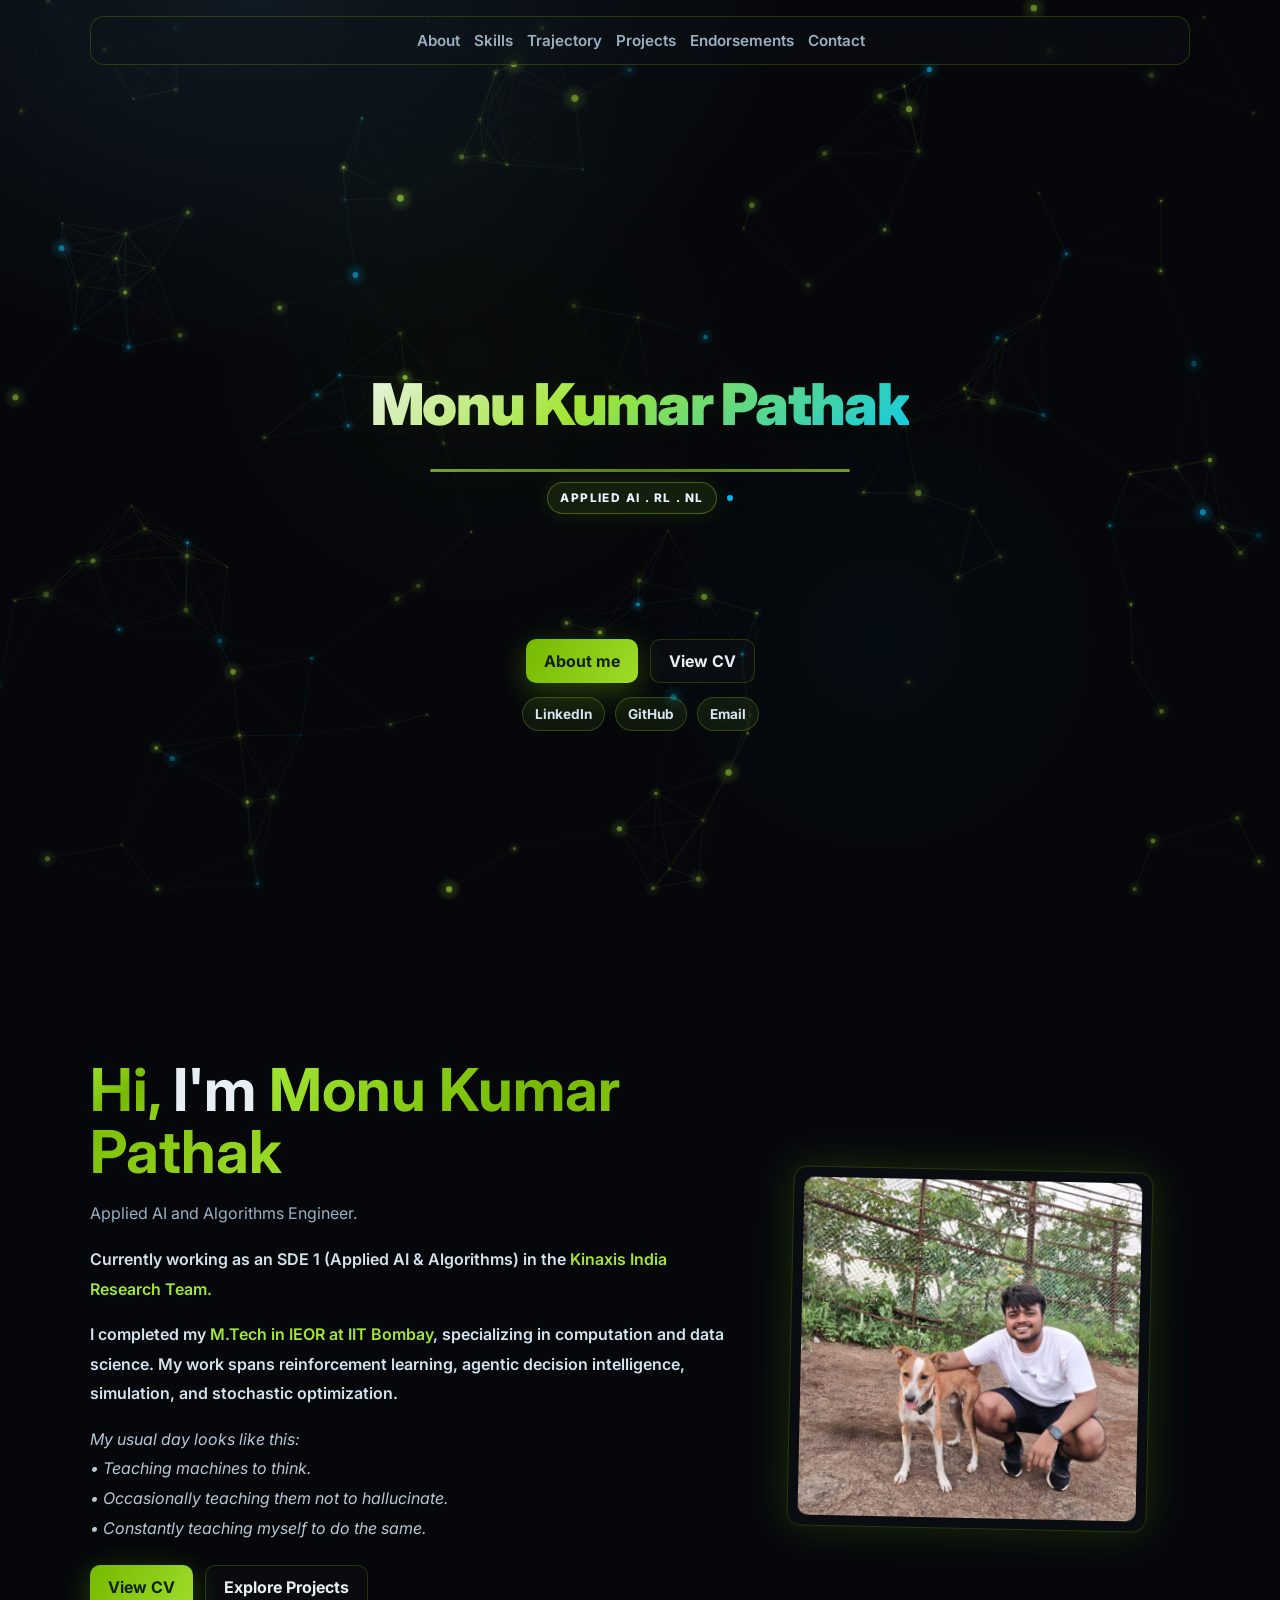
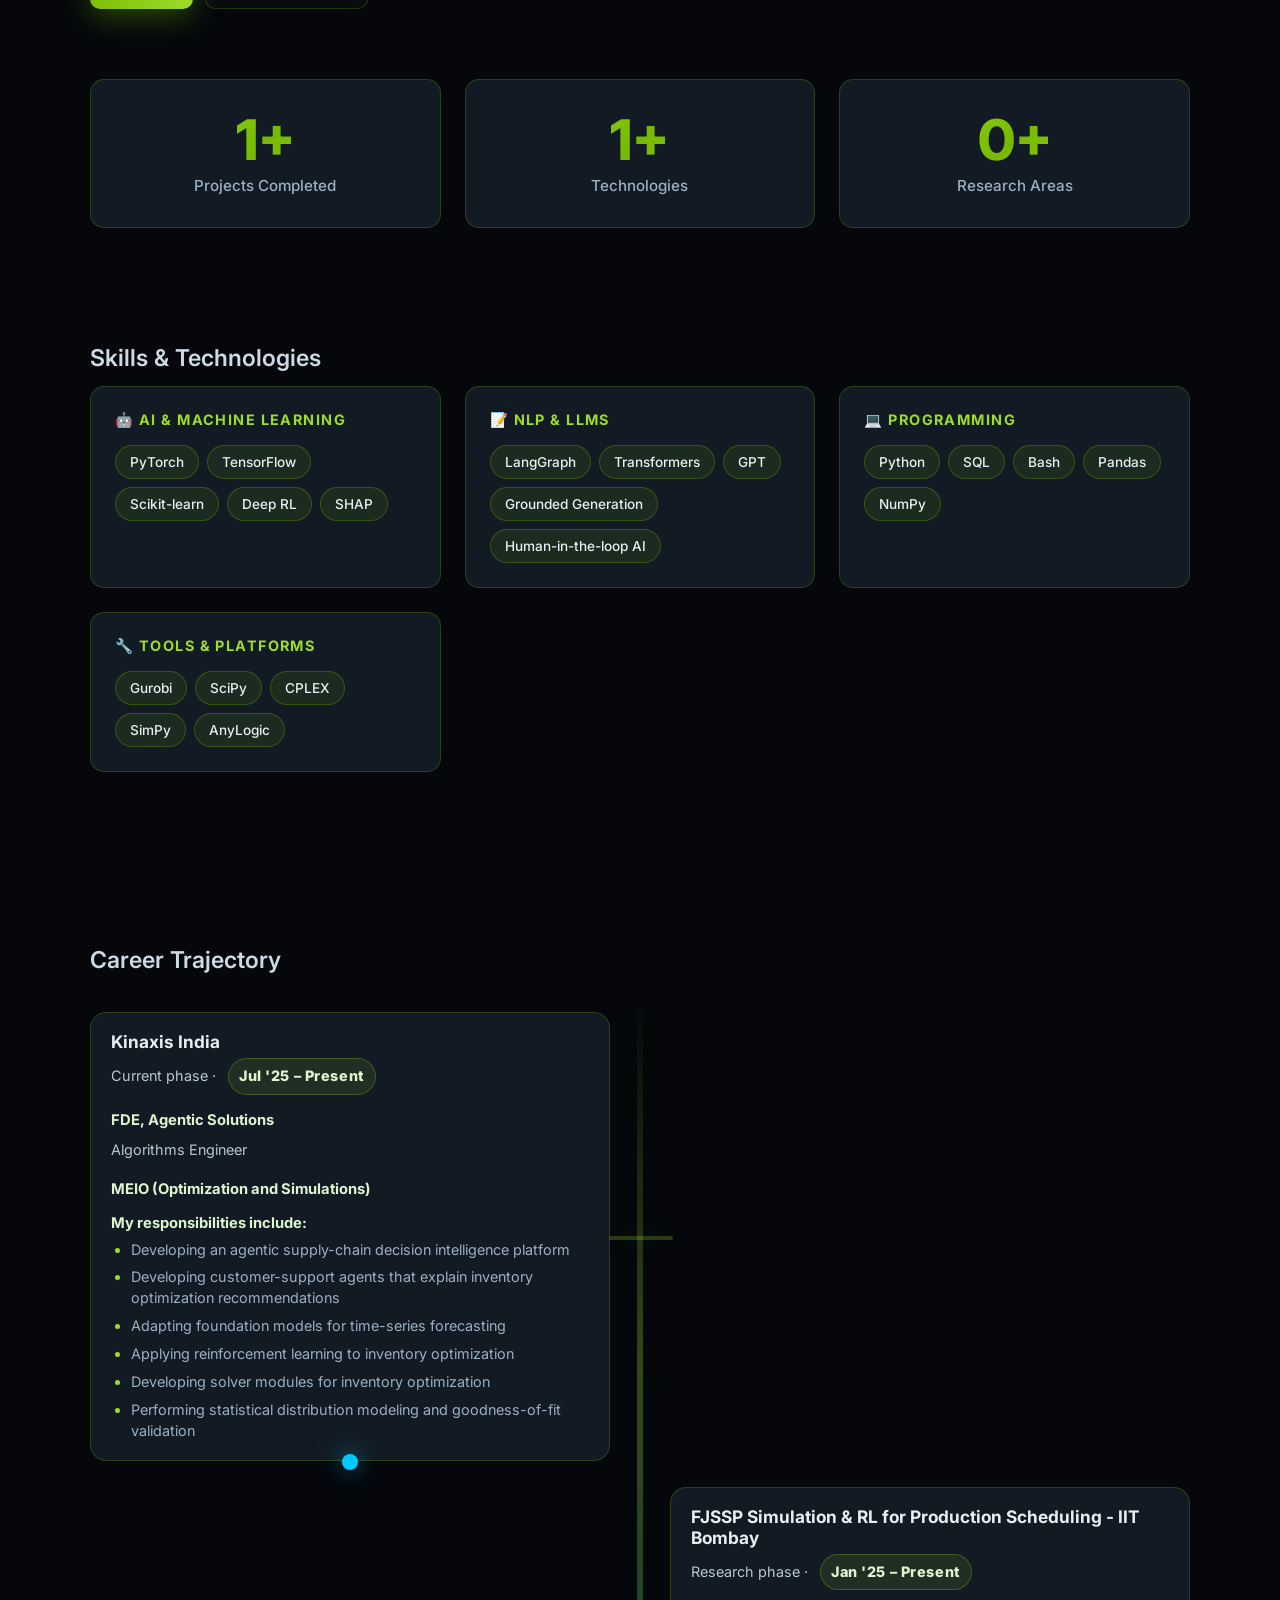
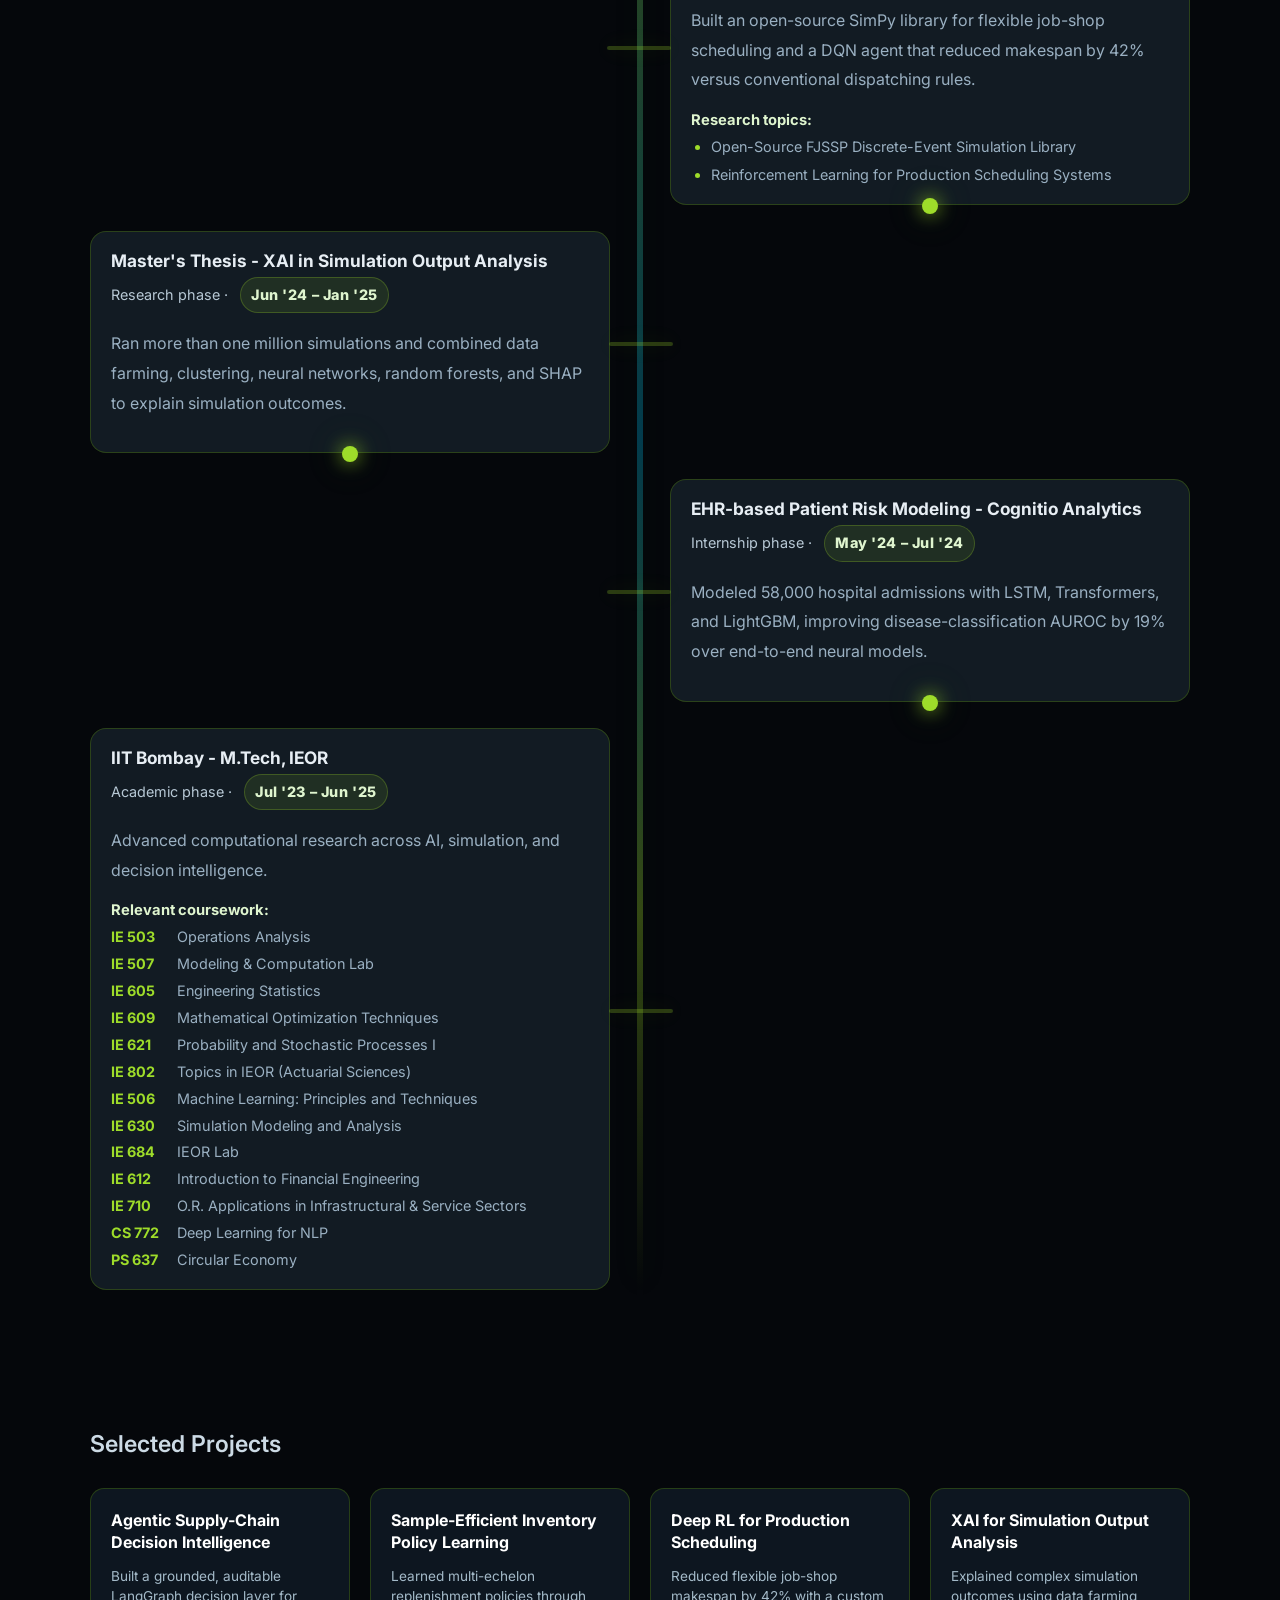
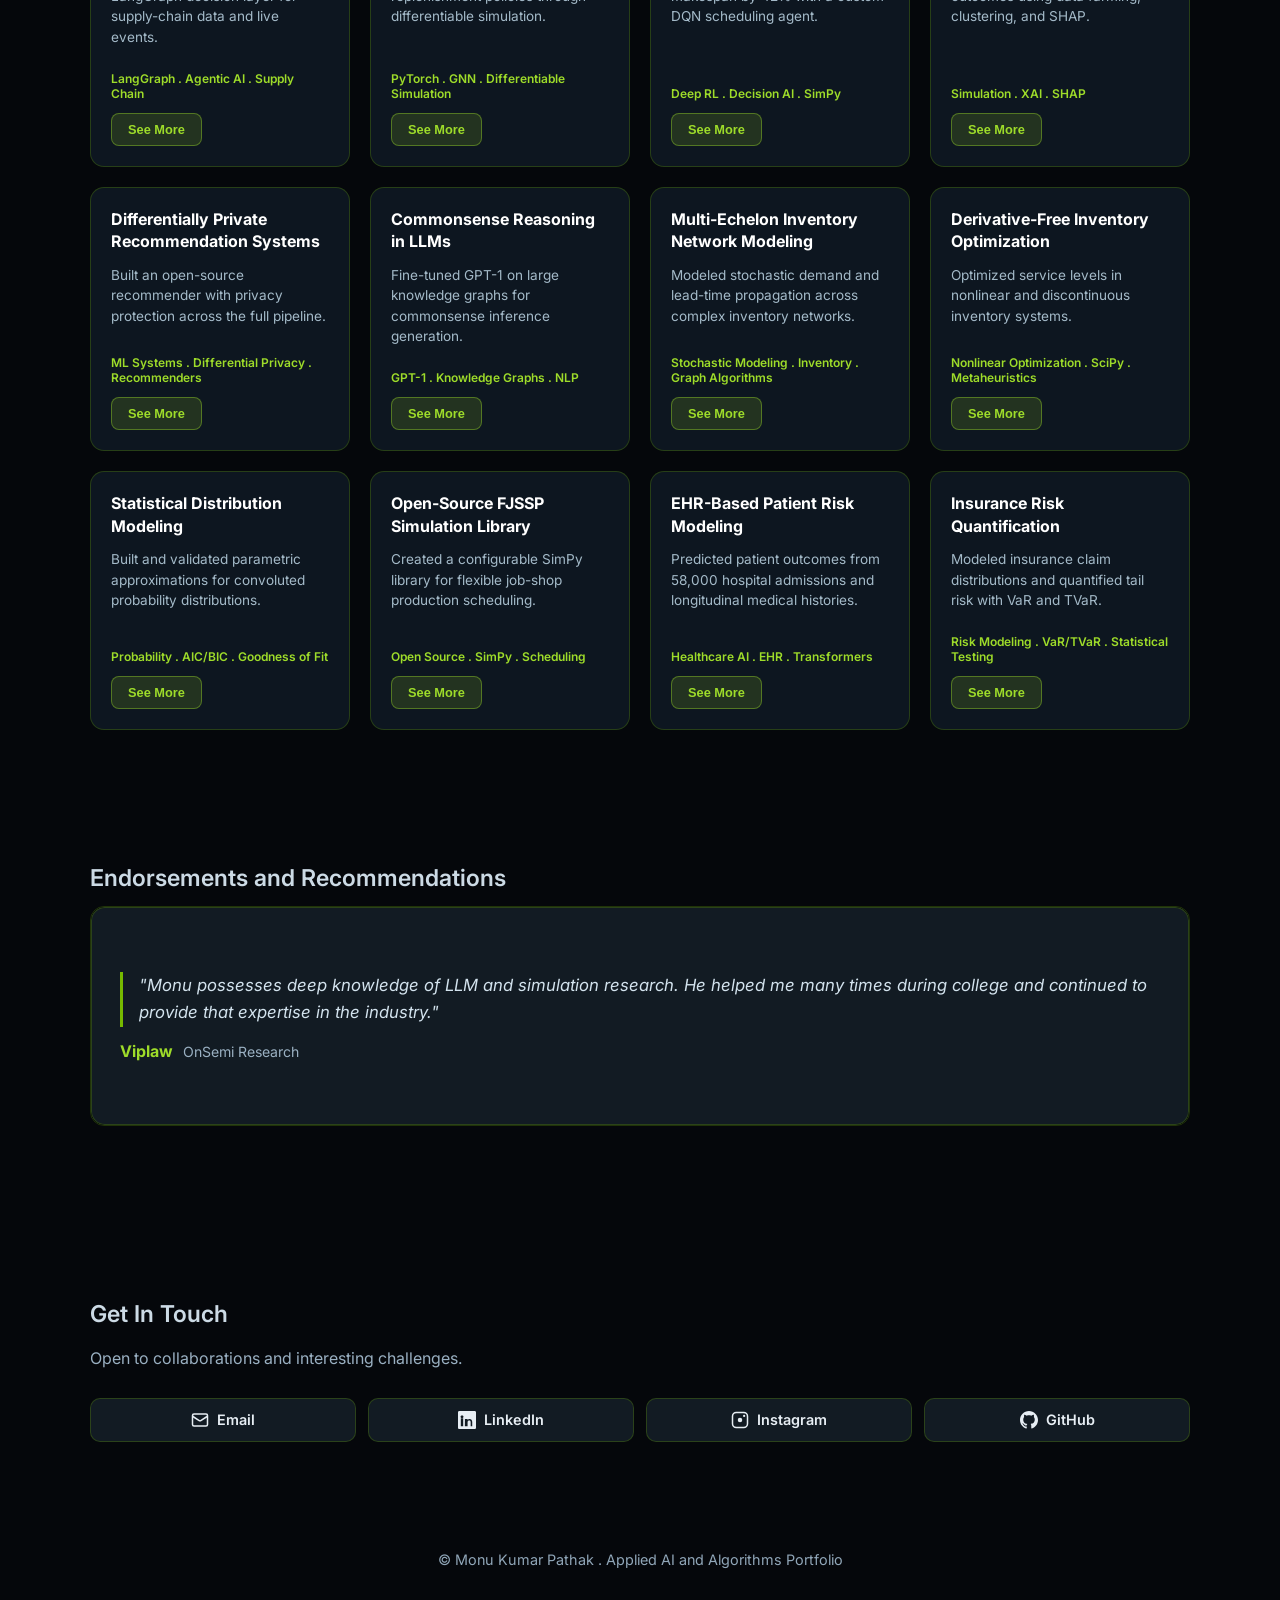
<file: index.html>
<!DOCTYPE html>
<html lang="en">
<head>
  <meta charset="UTF-8" />
  <meta name="viewport" content="width=device-width, initial-scale=1.0" />
  <title>Monu Kumar Pathak | Applied AI & Algorithms</title>
  <meta name="description" content="Portfolio of Monu Kumar Pathak - Applied AI and Algorithms engineer working on agentic decision intelligence, optimization, simulation, and reinforcement learning." />
  
  <!-- Open Graph Meta Tags -->
  <meta property="og:title" content="Monu Kumar Pathak | Applied AI & Algorithms" />
  <meta property="og:description" content="Applied AI and Algorithms engineer focused on agentic decision intelligence, optimization, simulation, and reinforcement learning." />
  <meta property="og:type" content="website" />
  <meta property="og:image" content="profile.jpeg" />
  <meta name="twitter:card" content="summary_large_image" />
  <meta name="twitter:title" content="Monu Kumar Pathak | Applied AI & Algorithms" />
  <meta name="twitter:description" content="Applied AI and Algorithms engineer focused on agentic decision intelligence, optimization, simulation, and reinforcement learning." />
  
  <!-- Favicon -->
  <link rel="icon" type="image/svg+xml" href="favicon.svg" />
  <link rel="apple-touch-icon" href="favicon.svg" />
  <meta name="theme-color" content="#0D111A" />
  
  <link rel="preconnect" href="https://fonts.googleapis.com">
  <link rel="preconnect" href="https://fonts.gstatic.com" crossorigin>
  <link href="https://fonts.googleapis.com/css2?family=Inter:wght@400;500;600;700;800&display=swap" rel="stylesheet">
  <link rel="stylesheet" href="styles.css" />
</head>
<body>
  <!-- Scroll Progress Bar -->
  <div class="scroll-progress" id="scroll-progress"></div>
  
  <!-- Page Loader -->
  <div class="page-loader" id="page-loader">
    <div class="loader-spinner"></div>
  </div>

  <canvas id="neural-canvas" aria-hidden="true"></canvas>

  <header class="site-header glass">
    <div class="container nav-wrap">
      <!-- <a class="brand" href="#top"><span>MKP</span></a> -->
      <nav aria-label="Main navigation">
        <a href="#about">About</a>
        <a href="#skills">Skills</a>
        <a href="#trajectory">Trajectory</a>
        <a href="#projects">Projects</a>
        <a href="#endorsements">Endorsements</a>
        <a href="#contact">Contact</a>
      </nav>
    </div>
  </header>

  <main id="top">
    <section class="landing-hero reveal">
      <div class="container landing-content">
        <div class="landing-identity">
          <div class="brand-lockup" aria-label="Monu Kumar Pathak personal brand">
            <p class="brand-name">Monu Kumar Pathak</p>
            <div class="brand-meta">
              <span class="brand-pill" id="tagline-prefix"></span>
              <span class="brand-dot" aria-hidden="true"></span>
              <!-- <span class="brand-role">Applied AI & Algorithms · Kinaxis Research</span> -->
            </div>
          </div>

          <h1 id="tagline-text" class="landing-tagline" aria-label="Animated tagline"></h1>

          <div class="landing-actions">
            <a class="btn btn-primary" href="#about" aria-label="Jump to About section">About me</a>
            <a class="btn btn-secondary" href="Monu_Resume_all.pdf" target="_blank" rel="noopener noreferrer" aria-label="Open CV PDF">View CV</a>
          </div>

          <div class="landing-social" aria-label="Social links">
            <a class="social-chip" href="https://www.linkedin.com/in/monupathak23/" target="_blank" rel="noopener noreferrer">LinkedIn</a>
            <a class="social-chip" href="https://github.com/monupathak" target="_blank" rel="noopener noreferrer">GitHub</a>
            <a class="social-chip" href="mailto:pathakmonu236@gmail.com">Email</a>
          </div>

          <div class="cursor" aria-hidden="true"></div>
        </div>
      </div>
    </section>

    <section id="about" class="hero reveal">
      <div class="container">
        <div class="hero-grid">
          <div>
            <h1><span class="gradient-text">Hi, </span>I'm <span class="gradient-text">Monu Kumar Pathak</span></h1>
            <p class="subtle-text">Applied AI and Algorithms Engineer.</p>
            <p class="strong-text">
              Currently working as an SDE 1 (Applied AI & Algorithms) in the <span style="color: #A3E635;">Kinaxis India Research Team.</span>
            </p>
            <p class="strong-text">
              I completed my <span style="color: #A3E635;">M.Tech in IEOR at IIT Bombay</span>, specializing in computation and data science. My work spans reinforcement learning, agentic decision intelligence, simulation, and stochastic optimization.
            </p>
            <p class="emphasis">
              My usual day looks like this:<br>
              • Teaching machines to think.<br>
              • Occasionally teaching them not to hallucinate.<br>
              • Constantly teaching myself to do the same.
            </p>
            <div class="hero-actions">
              <a class="btn btn-primary" href="Monu_Resume_all.pdf" target="_blank" rel="noopener noreferrer" aria-label="View CV">View CV</a>
              <a class="btn btn-secondary" href="#projects" aria-label="Explore Projects">Explore Projects</a>
            </div>
          </div>
          <figure class="profile-card glass">
            <img src="profile.jpeg" alt="Monu Kumar Pathak - AI and LLM Researcher" loading="lazy" />
          </figure>
        </div>
        
        <!-- Stats Section -->
        <div class="stats-grid">
          <div class="stat-card glass reveal">
            <div class="stat-number" data-target="12">0</div>
            <div class="stat-label">Projects Completed</div>
          </div>
          <!-- <div class="stat-card glass reveal">
            <div class="stat-number" data-target="1">0</div>
            <div class="stat-label">Years Experience</div>
          </div> -->
          <div class="stat-card glass reveal">
            <div class="stat-number" data-target="10">0</div>
            <div class="stat-label">Technologies</div>
          </div>
          <div class="stat-card glass reveal">
            <div class="stat-number" data-target="3">0</div>
            <div class="stat-label">Research Areas</div>
          </div>
        </div>
      </div>
    </section>

    <!-- Skills Section -->
    <section id="skills" class="section reveal">
      <div class="container">
        <h2>Skills & Technologies</h2>
        <div class="skills-grid">
          <div class="skill-category glass">
            <h4>🤖 AI & Machine Learning</h4>
            <div class="skill-badges">
              <span class="skill-badge">PyTorch</span>
              <span class="skill-badge">TensorFlow</span>
              <span class="skill-badge">Scikit-learn</span>
              <span class="skill-badge">Deep RL</span>
              <span class="skill-badge">SHAP</span>
            </div>
          </div>
          <div class="skill-category glass">
            <h4>📝 NLP & LLMs</h4>
            <div class="skill-badges">
              <span class="skill-badge">LangGraph</span>
              <span class="skill-badge">Transformers</span>
              <span class="skill-badge">GPT</span>
              <span class="skill-badge">Grounded Generation</span>
              <span class="skill-badge">Human-in-the-loop AI</span>
            </div>
          </div>
          <div class="skill-category glass">
            <h4>💻 Programming</h4>
            <div class="skill-badges">
              <span class="skill-badge">Python</span>
              <span class="skill-badge">SQL</span>
              <span class="skill-badge">Bash</span>
              <span class="skill-badge">Pandas</span>
              <span class="skill-badge">NumPy</span>
            </div>
          </div>
          <div class="skill-category glass">
            <h4>🔧 Tools & Platforms</h4>
            <div class="skill-badges">
              <span class="skill-badge">Gurobi</span>
              <span class="skill-badge">SciPy</span>
              <span class="skill-badge">CPLEX</span>
              <span class="skill-badge">SimPy</span>
              <span class="skill-badge">AnyLogic</span>
            </div>
          </div>
        </div>
      </div>
    </section>

    <section id="trajectory" class="section">
      <div class="container">
        <h2 class="reveal">Career Trajectory</h2>
        <div class="ladder" aria-label="Career ladder">
          <div class="ladder-rail" aria-hidden="true"></div>

          <article class="ladder-rung glass ladder-rung--left">
            <div class="ladder-node ladder-node--current" aria-hidden="true"></div>
            <div class="ladder-step">
              <h3>Kinaxis India</h3>
              <p class="meta">Current phase · <span class="timeline-date">Jul '25 – Present</span></p>
              <h4 class="phase-topics-title">FDE, Agentic Solutions</h4>
              <p class="meta">Algorithms Engineer</p>
              <h4 class="phase-topics-title">MEIO (Optimization and Simulations)</h4>
              <h4 class="phase-topics-title">My responsibilities include:</h4>
              <ul class="phase-topics">
                <li>Developing an agentic supply-chain decision intelligence platform</li>
                <li>Developing customer-support agents that explain inventory optimization recommendations</li>
                <li>Adapting foundation models for time-series forecasting</li>
                <li>Applying reinforcement learning to inventory optimization</li>
                <li>Developing solver modules for inventory optimization</li>
                <li>Performing statistical distribution modeling and goodness-of-fit validation</li>
              </ul>
            </div>
          </article>

          <article class="ladder-rung glass ladder-rung--right">
            <div class="ladder-node" aria-hidden="true"></div>
            <div class="ladder-step">
              <h3>FJSSP Simulation & RL for Production Scheduling - IIT Bombay</h3>
              <p class="meta">Research phase · <span class="timeline-date">Jan '25 – Present</span></p>
              <p>Built an open-source SimPy library for flexible job-shop scheduling and a DQN agent that reduced makespan by 42% versus conventional dispatching rules.</p>
              <h4 class="phase-topics-title">Research topics:</h4>
              <ul class="phase-topics">
                <li>Open-Source FJSSP Discrete-Event Simulation Library</li>
                <li>Reinforcement Learning for Production Scheduling Systems</li>
              </ul>
            </div>
          </article>

          <article class="ladder-rung glass ladder-rung--left">
            <div class="ladder-node" aria-hidden="true"></div>
            <div class="ladder-step">
              <h3>Master's Thesis - XAI in Simulation Output Analysis</h3>
              <p class="meta">Research phase · <span class="timeline-date">Jun '24 – Jan '25</span></p>
              <p>Ran more than one million simulations and combined data farming, clustering, neural networks, random forests, and SHAP to explain simulation outcomes.</p>
            </div>
          </article>

          <article class="ladder-rung glass ladder-rung--right">
            <div class="ladder-node" aria-hidden="true"></div>
            <div class="ladder-step">
              <h3>EHR-based Patient Risk Modeling - Cognitio Analytics</h3>
              <p class="meta">Internship phase · <span class="timeline-date">May '24 – Jul '24</span></p>
              <p>Modeled 58,000 hospital admissions with LSTM, Transformers, and LightGBM, improving disease-classification AUROC by 19% over end-to-end neural models.</p>
            </div>
          </article>

          <article class="ladder-rung glass ladder-rung--left">
            <div class="ladder-step">
              <h3>IIT Bombay - M.Tech, IEOR</h3>
              <p class="meta">Academic phase · <span class="timeline-date">Jul '23 – Jun '25</span></p>
              <p>Advanced computational research across AI, simulation, and decision intelligence.</p>
              <h4 class="phase-topics-title">Relevant coursework:</h4>
              <ul class="phase-topics phase-coursework">
                <li><a href="https://www.ieor.iitb.ac.in/acad/courses/ie503" target="_blank" rel="noopener noreferrer"><span>IE 503</span> Operations Analysis</a></li>
                <li><a href="https://www.ieor.iitb.ac.in/acad/courses/ie507" target="_blank" rel="noopener noreferrer"><span>IE 507</span> Modeling &amp; Computation Lab</a></li>
                <li><a href="https://www.ieor.iitb.ac.in/acad/courses/ie605" target="_blank" rel="noopener noreferrer"><span>IE 605</span> Engineering Statistics</a></li>
                <li><a href="https://www.ieor.iitb.ac.in/acad/courses/ie609" target="_blank" rel="noopener noreferrer"><span>IE 609</span> Mathematical Optimization Techniques</a></li>
                <li><a href="https://www.ieor.iitb.ac.in/acad/courses/ie621" target="_blank" rel="noopener noreferrer"><span>IE 621</span> Probability and Stochastic Processes I</a></li>
                <li><a href="https://www.ieor.iitb.ac.in/acad/courses/ie802" target="_blank" rel="noopener noreferrer"><span>IE 802</span> Topics in IEOR (Actuarial Sciences)</a></li>
                <li><a href="https://www.ieor.iitb.ac.in/acad/courses/ie506" target="_blank" rel="noopener noreferrer"><span>IE 506</span> Machine Learning: Principles and Techniques</a></li>
                <li><a href="https://www.ieor.iitb.ac.in/acad/courses/ie630" target="_blank" rel="noopener noreferrer"><span>IE 630</span> Simulation Modeling and Analysis</a></li>
                <li><a href="https://www.ieor.iitb.ac.in/acad/courses/ie684" target="_blank" rel="noopener noreferrer"><span>IE 684</span> IEOR Lab</a></li>
                <li><a href="https://www.ieor.iitb.ac.in/acad/courses/ie612" target="_blank" rel="noopener noreferrer"><span>IE 612</span> Introduction to Financial Engineering</a></li>
                <li><a href="https://www.ieor.iitb.ac.in/acad/courses/ie710" target="_blank" rel="noopener noreferrer"><span>IE 710</span> O.R. Applications in Infrastructural &amp; Service Sectors</a></li>
                <li><a href="https://www.cse.iitb.ac.in/~cs772/2023/" target="_blank" rel="noopener noreferrer"><span>CS 772</span> Deep Learning for NLP</a></li>
                <li><span class="course-without-link"><span>PS 637</span> Circular Economy</span></li>
              </ul>
            </div>
          </article>
        </div>
      </div>
    </section>

    <section id="projects" class="section reveal">
      <div class="container">
        <h2>Selected Projects</h2>
        
        <div class="project-grid" id="project-grid">
          
          <article class="project-card glass">
            <div class="project-card-header">
              <h3>Agentic Supply-Chain Decision Intelligence</h3>
            </div>
            <p class="project-summary">Built a grounded, auditable LangGraph decision layer for supply-chain data and live events.</p>
            <div class="project-details">
              <p>Developed a stateful, checkpointed agentic system with human approval for every data write. Intent-driven selective retrieval achieved a 93% evaluation pass rate, 96% grounded structured output, 2.4-second median latency, and reduced numeric hallucination from 18% to 2%.</p>
            </div>
            <div class="project-footer">
              <span class="project-tags">LangGraph . Agentic AI . Supply Chain</span>
              <button class="project-expand-btn" aria-label="See more details">See More</button>
            </div>
          </article>
          
          <article class="project-card glass">
            <div class="project-card-header">
              <h3>Sample-Efficient Inventory Policy Learning</h3>
            </div>
            <p class="project-summary">Learned multi-echelon replenishment policies through differentiable simulation.</p>
            <div class="project-details">
              <p>Built a PyTorch inventory model using HDPO and implemented vanilla and graph neural networks to coordinate store and warehouse replenishment. Achieved optimality gaps as low as 0.03% while reducing data requirements by up to 64x.</p>
            </div>
            <div class="project-footer">
              <span class="project-tags">PyTorch . GNN . Differentiable Simulation</span>
              <button class="project-expand-btn" aria-label="See more details">See More</button>
            </div>
          </article>
          
          <article class="project-card glass">
            <div class="project-card-header">
              <h3>Deep RL for Production Scheduling</h3>
            </div>
            <p class="project-summary">Reduced flexible job-shop makespan by 42% with a custom DQN scheduling agent.</p>
            <div class="project-details">
              <p>Modeled a production scheduling system as a discrete-event simulation in SimPy, implemented a DQN from scratch, and trained it with custom reward shaping to outperform conventional dispatching rules.</p>
            </div>
            <div class="project-footer">
              <span class="project-tags">Deep RL . Decision AI . SimPy</span>
              <button class="project-expand-btn" aria-label="See more details">See More</button>
            </div>
          </article>
          
          <article class="project-card glass">
            <div class="project-card-header">
              <h3>XAI for Simulation Output Analysis</h3>
            </div>
            <p class="project-summary">Explained complex simulation outcomes using data farming, clustering, and SHAP.</p>
            <div class="project-details">
              <p>Performed more than one million simulations, clustered outputs with K-Means and DBSCAN, and used SHAP to quantify each input feature's marginal contribution across neural-network and random-forest models.</p>
            </div>
            <div class="project-footer">
              <span class="project-tags">Simulation . XAI . SHAP</span>
              <button class="project-expand-btn" aria-label="See more details">See More</button>
            </div>
          </article>
          
          <article class="project-card glass">
            <div class="project-card-header">
              <h3>Differentially Private Recommendation Systems</h3>
            </div>
            <p class="project-summary">Built an open-source recommender with privacy protection across the full pipeline.</p>
            <div class="project-details">
              <p>Applied three Laplace-noise mechanisms at input, processing, and output stages and implemented ALS and SGD matrix factorization from scratch. Achieved 0.92 RMSE on perturbed data versus 0.85 on clean data.</p>
            </div>
            <div class="project-footer">
              <span class="project-tags">ML Systems . Differential Privacy . Recommenders</span>
              <button class="project-expand-btn" aria-label="See more details">See More</button>
            </div>
          </article>
          
          <article class="project-card glass">
            <div class="project-card-header">
              <h3>Commonsense Reasoning in LLMs</h3>
            </div>
            <p class="project-summary">Fine-tuned GPT-1 on large knowledge graphs for commonsense inference generation.</p>
            <div class="project-details">
              <p>Leveraged ConceptNet and ATOMIC knowledge graphs with over 40 million and 877,000 tokens respectively, achieving 11.14 perplexity and a 15.10 BLEU-2 score for generated commonsense inferences.</p>
            </div>
            <div class="project-footer">
              <span class="project-tags">GPT-1 . Knowledge Graphs . NLP</span>
              <button class="project-expand-btn" aria-label="See more details">See More</button>
            </div>
          </article>

          <article class="project-card glass">
            <div class="project-card-header">
              <h3>Multi-Echelon Inventory Network Modeling</h3>
            </div>
            <p class="project-summary">Modeled stochastic demand and lead-time propagation across complex inventory networks.</p>
            <div class="project-details">
              <p>Derived lead-time demand moments under demand and lead-time uncertainty, selected suitable probability distributions, and computed service-level-constrained reorder points and expected backorders. Modeled bill-of-material dependencies as a graph with ranking and cycle-detection algorithms.</p>
            </div>
            <div class="project-footer">
              <span class="project-tags">Stochastic Modeling . Inventory . Graph Algorithms</span>
              <button class="project-expand-btn" aria-label="See more details">See More</button>
            </div>
          </article>

          <article class="project-card glass">
            <div class="project-card-header">
              <h3>Derivative-Free Inventory Optimization</h3>
            </div>
            <p class="project-summary">Optimized service levels in nonlinear and discontinuous inventory systems.</p>
            <div class="project-details">
              <p>Formulated a stochastic nonlinear cost model and solved it with SciPy's Dual Annealing and Differential Evolution. Added batched warm starts and cost-based variable elimination to accelerate convergence and improve numerical stability.</p>
            </div>
            <div class="project-footer">
              <span class="project-tags">Nonlinear Optimization . SciPy . Metaheuristics</span>
              <button class="project-expand-btn" aria-label="See more details">See More</button>
            </div>
          </article>

          <article class="project-card glass">
            <div class="project-card-header">
              <h3>Statistical Distribution Modeling</h3>
            </div>
            <p class="project-summary">Built and validated parametric approximations for convoluted probability distributions.</p>
            <div class="project-details">
              <p>Developed a parametric approximation for the convolution of independent distributions, ranked candidate models using AIC and BIC, evaluated fit with the Kolmogorov-Smirnov statistic, and validated results with PP and QQ plots.</p>
            </div>
            <div class="project-footer">
              <span class="project-tags">Probability . AIC/BIC . Goodness of Fit</span>
              <button class="project-expand-btn" aria-label="See more details">See More</button>
            </div>
          </article>

          <article class="project-card glass">
            <div class="project-card-header">
              <h3>Open-Source FJSSP Simulation Library</h3>
            </div>
            <p class="project-summary">Created a configurable SimPy library for flexible job-shop production scheduling.</p>
            <div class="project-details">
              <p>Supports configurable work centers and machines, pluggable FIFO, SPT, EDD, LPT, and FIS sequencing rules, and complete live-state access. Simulations can be paused, tested through sub-simulations, and resumed with the selected strategy.</p>
            </div>
            <div class="project-footer">
              <span class="project-tags">Open Source . SimPy . Scheduling</span>
              <button class="project-expand-btn" aria-label="See more details">See More</button>
            </div>
          </article>

          <article class="project-card glass">
            <div class="project-card-header">
              <h3>EHR-Based Patient Risk Modeling</h3>
            </div>
            <p class="project-summary">Predicted patient outcomes from 58,000 hospital admissions and longitudinal medical histories.</p>
            <div class="project-details">
              <p>Preprocessed EHR data for more than 38,000 adult patients, developed LSTM and Transformer models for next-visit embeddings, and classified diseases into five groups. LightGBM improved AUROC by 19% over end-to-end neural models.</p>
            </div>
            <div class="project-footer">
              <span class="project-tags">Healthcare AI . EHR . Transformers</span>
              <button class="project-expand-btn" aria-label="See more details">See More</button>
            </div>
          </article>

          <article class="project-card glass">
            <div class="project-card-header">
              <h3>Insurance Risk Quantification</h3>
            </div>
            <p class="project-summary">Modeled insurance claim distributions and quantified tail risk with VaR and TVaR.</p>
            <div class="project-details">
              <p>Analyzed claim amounts using statistical visualizations, identified underlying distributions with Kolmogorov-Smirnov and chi-squared tests, compared risk across claim categories, and proposed no-claim incentives and tiered premium pricing.</p>
            </div>
            <div class="project-footer">
              <span class="project-tags">Risk Modeling . VaR/TVaR . Statistical Testing</span>
              <button class="project-expand-btn" aria-label="See more details">See More</button>
            </div>
          </article>
          
        </div>
      </div>
    </section>

    <section id="endorsements" class="section reveal">
      <div class="container">
        <h2>Endorsements and Recommendations</h2>
        <div class="endorsement-stage" id="endorsement-stage">
          <article class="endorsement-card glass" data-index="0">
            <blockquote>"Monu possesses deep knowledge of LLM and simulation research. He helped me many times during college and continued to provide that expertise in the industry."</blockquote>
            <footer><strong>Viplaw</strong><span>OnSemi Research</span></footer>
          </article>
          <article class="endorsement-card glass" data-index="1">
            <blockquote>"Monu brings a strong statistical foundation to every project. While working together on distribution modeling, his ability to break down mathematical complexities into functional logic made him a highly effective collaborator."</blockquote>
            <footer><strong>Saurabh</strong><span>Data Scientist - IndusInd Bank</span></footer>
          </article>
        </div>
      </div>
    </section>

    <section id="contact" class="section reveal">
      <div class="container">
        <h2>Get In Touch</h2>
        <p>Open to collaborations and interesting challenges.</p>
        <div class="contact-grid">
          <a class="contact-btn" href="mailto:pathakmonu236@gmail.com" title="Email">
            <svg width="20" height="20" viewBox="0 0 24 24" fill="none" stroke="currentColor" stroke-width="2">
              <rect x="2" y="4" width="20" height="16" rx="2"></rect>
              <path d="m22 7-8.97 5.7a1.94 1.94 0 0 1-2.06 0L2 7"></path>
            </svg>
            Email
          </a>
          <a class="contact-btn" href="https://www.linkedin.com/in/monupathak23/" target="_blank" rel="noopener noreferrer" title="LinkedIn">
            <svg width="20" height="20" viewBox="0 0 24 24" fill="currentColor">
              <path d="M20.447 20.452h-3.554v-5.569c0-1.328-.475-2.236-1.986-2.236-1.081 0-1.722.722-2.006 1.422-.103.249-.129.597-.129.946v5.437h-3.554s.047-8.733 0-9.633h3.554v1.36c.401-.618 1.119-1.5 2.719-1.5 1.987 0 3.475 1.255 3.475 3.952v5.821zM5.337 9.432c-1.144 0-1.915-.759-1.915-1.71 0-.952.768-1.71 1.959-1.71 1.19 0 1.916.759 1.916 1.71 0 .951-.726 1.71-1.96 1.71zm1.581 11.02H3.757V9.819h3.161v10.633zM22.225 0H1.771C.792 0 0 .774 0 1.729v20.542C0 23.227.792 24 1.771 24h20.451C23.2 24 24 23.227 24 22.271V1.729C24 .774 23.2 0 22.225 0z"></path>
            </svg>
            LinkedIn
          </a>
          <a class="contact-btn" href="https://www.instagram.com/akamonupathak/" target="_blank" rel="noopener noreferrer" title="Instagram">
            <svg width="20" height="20" viewBox="0 0 24 24" fill="currentColor">
              <rect x="2" y="2" width="20" height="20" rx="5" ry="5" fill="none" stroke="currentColor" stroke-width="2"></rect>
              <path d="M12 15a3 3 0 1 0 0-6 3 3 0 0 0 0 6z" fill="currentColor"></path>
              <circle cx="17.5" cy="6.5" r="1.5" fill="currentColor"></circle>
            </svg>
            Instagram
          </a>
          <a class="contact-btn" href="https://github.com/monupathak" target="_blank" rel="noopener noreferrer" title="GitHub">
            <svg width="20" height="20" viewBox="0 0 24 24" fill="currentColor">
              <path d="M12 0c-6.626 0-12 5.373-12 12 0 5.302 3.438 9.8 8.207 11.387.599.111.793-.261.793-.577v-2.234c-3.338.726-4.033-1.416-4.033-1.416-.546-1.387-1.333-1.756-1.333-1.756-1.089-.745.083-.729.083-.729 1.205.084 1.839 1.237 1.839 1.237 1.07 1.834 2.807 1.304 3.492.997.107-.775.418-1.305.762-1.604-2.665-.305-5.467-1.334-5.467-5.931 0-1.311.469-2.381 1.236-3.221-.124-.303-.535-1.524.117-3.176 0 0 1.008-.322 3.301 1.23.957-.266 1.983-.399 3.003-.404 1.02.005 2.047.138 3.006.404 2.291-1.552 3.297-1.23 3.297-1.23.653 1.653.242 2.874.118 3.176.77.84 1.235 1.911 1.235 3.221 0 4.609-2.807 5.624-5.479 5.921.43.372.823 1.102.823 2.222v 3.293c0 .319.192.694.801.576 4.765-1.589 8.199-6.086 8.199-11.386 0-6.627-5.373-12-12-12z"></path>
            </svg>
            GitHub
          </a>
        </div>
      </div>
    </section>
  </main>

  <footer class="footer">
    <p>&copy; Monu Kumar Pathak . Applied AI and Algorithms Portfolio</p>
  </footer>

  <script src="script.js"></script>
</body>
</html>
</file>
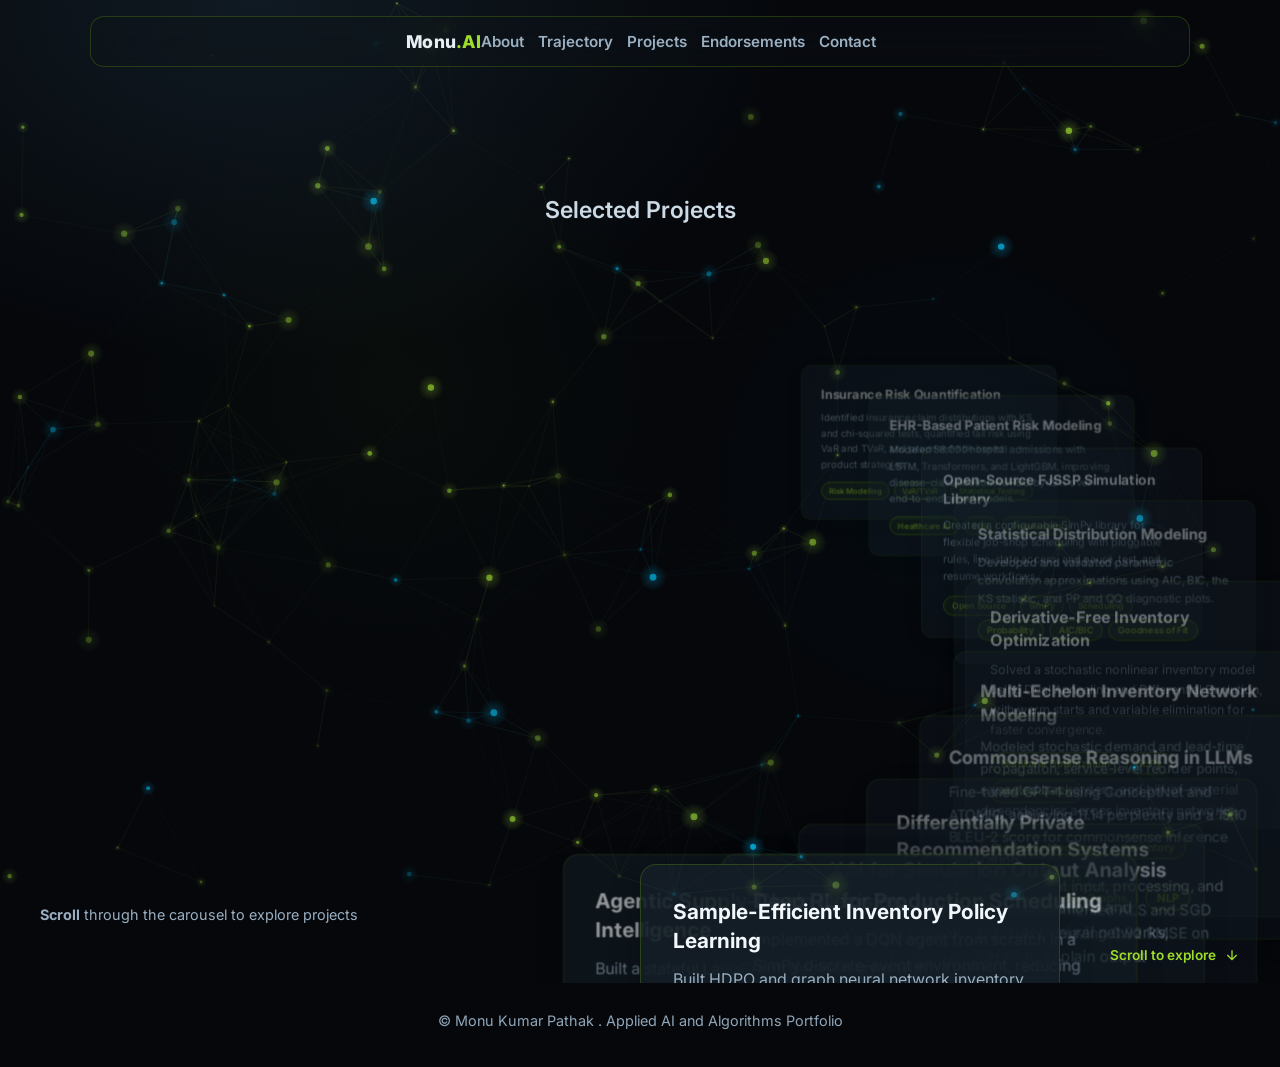
<file: projects.html>
<!DOCTYPE html>
<html lang="en">
<head>
  <meta charset="UTF-8" />
  <meta name="viewport" content="width=device-width, initial-scale=1.0" />
  <title>Projects | Monu Kumar Pathak</title>
  <meta name="description" content="Applied AI, optimization, simulation, and reinforcement learning projects by Monu Kumar Pathak" />
  <link rel="preconnect" href="https://fonts.googleapis.com">
  <link rel="preconnect" href="https://fonts.gstatic.com" crossorigin>
  <link href="https://fonts.googleapis.com/css2?family=Inter:wght@400;500;600;700;800&display=swap" rel="stylesheet">
  <link rel="stylesheet" href="styles.css" />
  <style>
    .projects-section {
      min-height: 100vh;
      display: flex;
      align-items: center;
      justify-content: center;
      position: relative;
      overflow: hidden;
      padding: 80px 0;
    }

    .project-wheel-container {
      position: relative;
      width: 100%;
      height: 600px;
      max-width: 1200px;
      margin: 0 auto;
      perspective: 1200px;
    }

    .project-wheel {
      position: absolute;
      width: 100%;
      height: 100%;
      right: 0;
      top: 50%;
      transform: translateY(-50%);
      transform-style: preserve-3d;
    }

    .project-item {
      position: absolute;
      width: 420px;
      left: 50%;
      top: 50%;
      transform-origin: center center;
      transform: translateX(-50%) translateY(-50%) rotateX(0deg) translateZ(0);
      transition: opacity 0.3s ease;
      opacity: 0.4;
    }

    .project-item.active {
      opacity: 1;
      z-index: 10;
    }

    .project-item.prev {
      opacity: 0.6;
      z-index: 5;
    }

    .project-item.next {
      opacity: 0.6;
      z-index: 5;
    }

    .project-card {
      padding: 32px;
      border-radius: 16px;
      background: var(--surface-2);
      border: 1px solid var(--line);
      backdrop-filter: blur(10px);
      height: 100%;
      display: flex;
      flex-direction: column;
      box-shadow: 0 8px 32px rgba(0, 0, 0, 0.2);
    }

    .project-card h3 {
      margin: 0 0 12px;
      font-size: 1.3rem;
      color: #f1f7fb;
    }

    .project-card p {
      color: var(--muted);
      line-height: 1.6;
      flex: 1;
      margin: 0 0 16px;
    }

    .project-tags {
      display: flex;
      flex-wrap: wrap;
      gap: 8px;
      margin-top: auto;
    }

    .tag-badge {
      display: inline-block;
      padding: 6px 12px;
      background: rgba(118, 185, 0, 0.1);
      border: 1px solid var(--accent);
      border-radius: 20px;
      font-size: 0.8rem;
      color: var(--accent-2);
      font-weight: 600;
    }

    .projects-info {
      position: absolute;
      bottom: 40px;
      left: 40px;
      color: var(--muted);
      font-size: 0.9rem;
    }

    .scroll-indicator {
      position: absolute;
      bottom: 20px;
      right: 40px;
      display: flex;
      align-items: center;
      gap: 8px;
      color: var(--accent-2);
      font-size: 0.85rem;
      font-weight: 600;
    }

    .scroll-indicator svg {
      width: 16px;
      height: 16px;
      animation: bounce 2s infinite;
    }

    @keyframes bounce {
      0%, 100% { transform: translateY(0); }
      50% { transform: translateY(-8px); }
    }

    /* Responsive */
    @media (max-width: 768px) {
      .project-wheel-container {
        height: 500px;
      }

      .project-item {
        width: 300px;
      }

      .project-card {
        padding: 24px;
      }

      .project-card h3 {
        font-size: 1.1rem;
      }
    }
  </style>
</head>
<body>
  <canvas id="neural-canvas" aria-hidden="true"></canvas>

  <header class="site-header glass">
    <div class="container nav-wrap">
      <a class="brand" href="index.html">Monu<span>.AI</span></a>
      <nav>
        <a href="index.html#about">About</a>
        <a href="index.html#trajectory">Trajectory</a>
        <a href="projects.html">Projects</a>
        <a href="index.html#endorsements">Endorsements</a>
        <a href="index.html#contact">Contact</a>
      </nav>
    </div>
  </header>

  <main class="projects-section">
    <div class="container">
      <h2 class="reveal" style="text-align: center; margin-bottom: 60px;">Selected Projects</h2>
      
      <div class="project-wheel-container">
        <div class="project-wheel" id="project-wheel">
          <!-- Projects will be inserted here by JavaScript -->
        </div>
      </div>

      <div class="projects-info">
        <p><strong>Scroll</strong> through the carousel to explore projects</p>
      </div>

      <div class="scroll-indicator">
        <span>Scroll to explore</span>
        <svg fill="none" stroke="currentColor" stroke-width="2" viewBox="0 0 24 24">
          <path d="M12 5v14M19 12l-7 7-7-7"></path>
        </svg>
      </div>
    </div>
  </main>

  <footer class="footer">
    <p>&copy; Monu Kumar Pathak . Applied AI and Algorithms Portfolio</p>
  </footer>

  <script src="script.js"></script>
  <script>
    // Project wheel carousel
    const projects = [
      {
        title: 'Agentic Supply-Chain Decision Intelligence',
        description: 'Built a stateful LangGraph decision layer with human approval for data writes, achieving 96% grounded structured output and reducing numeric hallucination from 18% to 2%.',
        tags: ['LangGraph', 'Agentic AI', 'Supply Chain']
      },
      {
        title: 'Sample-Efficient Inventory Policy Learning',
        description: 'Built HDPO and graph neural network inventory policies in PyTorch, reaching optimality gaps as low as 0.03% with up to 64x less data.',
        tags: ['PyTorch', 'GNN', 'Differentiable Simulation']
      },
      {
        title: 'Deep RL for Production Scheduling',
        description: 'Implemented a DQN agent from scratch in a SimPy discrete-event environment, reducing makespan by 42% against conventional dispatching rules.',
        tags: ['Deep RL', 'Decision AI', 'SimPy']
      },
      {
        title: 'XAI for Simulation Output Analysis',
        description: 'Ran more than one million simulations and combined K-Means, DBSCAN, neural networks, random forests, and SHAP to explain output behavior.',
        tags: ['Simulation', 'XAI', 'SHAP']
      },
      {
        title: 'Differentially Private Recommendation Systems',
        description: 'Applied Laplace noise at input, processing, and output stages and implemented ALS and SGD matrix factorization, achieving 0.92 RMSE on perturbed data.',
        tags: ['ML Systems', 'Differential Privacy', 'Recommenders']
      },
      {
        title: 'Commonsense Reasoning in LLMs',
        description: 'Fine-tuned GPT-1 using ConceptNet and ATOMIC, achieving 11.14 perplexity and a 15.10 BLEU-2 score for commonsense inference generation.',
        tags: ['GPT-1', 'Knowledge Graphs', 'NLP']
      },
      {
        title: 'Multi-Echelon Inventory Network Modeling',
        description: 'Modeled stochastic demand and lead-time propagation, service-level reorder points, expected backorders, and bill-of-material dependencies across inventory networks.',
        tags: ['Stochastic Modeling', 'Inventory', 'Graph Algorithms']
      },
      {
        title: 'Derivative-Free Inventory Optimization',
        description: 'Solved a stochastic nonlinear inventory model using Dual Annealing and Differential Evolution, with warm starts and variable elimination for faster convergence.',
        tags: ['Nonlinear Optimization', 'SciPy', 'Metaheuristics']
      },
      {
        title: 'Statistical Distribution Modeling',
        description: 'Developed and validated parametric convolution approximations using AIC, BIC, the KS statistic, and PP and QQ diagnostic plots.',
        tags: ['Probability', 'AIC/BIC', 'Goodness of Fit']
      },
      {
        title: 'Open-Source FJSSP Simulation Library',
        description: 'Created a configurable SimPy library for flexible job-shop scheduling with pluggable rules, live-state access, and pause, test, and resume workflows.',
        tags: ['Open Source', 'SimPy', 'Scheduling']
      },
      {
        title: 'EHR-Based Patient Risk Modeling',
        description: 'Modeled 58,000 hospital admissions with LSTM, Transformers, and LightGBM, improving disease-classification AUROC by 19% over end-to-end neural models.',
        tags: ['Healthcare AI', 'EHR', 'Transformers']
      },
      {
        title: 'Insurance Risk Quantification',
        description: 'Identified insurance claim distributions with KS and chi-squared tests, quantified tail risk using VaR and TVaR, and proposed risk-based product strategies.',
        tags: ['Risk Modeling', 'VaR/TVaR', 'Statistical Testing']
      }
    ];

    function setupProjectWheel() {
      const wheel = document.getElementById('project-wheel');
      const wheelContainer = document.querySelector('.project-wheel-container');
      
      // Create project items
      projects.forEach((project, index) => {
        const angle = (index / projects.length) * 360;
        const item = document.createElement('div');
        item.className = 'project-item';
        item.dataset.index = index;
        
        item.innerHTML = `
          <div class="project-card">
            <h3>${project.title}</h3>
            <p>${project.description}</p>
            <div class="project-tags">
              ${project.tags.map(tag => `<span class="tag-badge">${tag}</span>`).join('')}
            </div>
          </div>
        `;
        
        wheel.appendChild(item);
      });

      const items = document.querySelectorAll('.project-item');
      let currentIndex = 0;
      let scrollTimeout;

      function updateWheel() {
        const radius = 280;
        items.forEach((item, index) => {
          let relativeIndex = (index - currentIndex + projects.length) % projects.length;
          
          // Convert to angle relative to top
          const angle = (relativeIndex - 1) * (180 / (projects.length - 1));
          
          // Calculate position on half circle (right side)
          const x = Math.sin((angle * Math.PI) / 180) * radius;
          const y = Math.cos((angle * Math.PI) / 180) * radius;
          const z = Math.cos((angle * Math.PI) / 180) * 100;
          
          // Update classes
          item.classList.remove('active', 'prev', 'next');
          if (relativeIndex === 1) {
            item.classList.add('active');
          } else if (relativeIndex === 0) {
            item.classList.add('prev');
          } else if (relativeIndex === 2) {
            item.classList.add('next');
          }
          
          // Apply transform
          item.style.transform = `translate(${x}px, ${y}px) scale(${0.8 + z / 500})`;
          item.style.zIndex = Math.round(z + 100);
        });
      }

      // Initial update
      updateWheel();

      // Scroll handler
      let lastScrollTime = 0;
      window.addEventListener('wheel', (e) => {
        const now = Date.now();
        if (now - lastScrollTime < 100) return;
        
        if (e.deltaY > 0) {
          currentIndex = (currentIndex + 1) % projects.length;
        } else {
          currentIndex = (currentIndex - 1 + projects.length) % projects.length;
        }
        
        lastScrollTime = now;
        updateWheel();
        e.preventDefault();
      }, { passive: false });

      // Touch support
      let touchStartY = 0;
      wheelContainer.addEventListener('touchstart', (e) => {
        touchStartY = e.touches[0].clientY;
      });

      wheelContainer.addEventListener('touchmove', (e) => {
        const touchEndY = e.touches[0].clientY;
        const diff = touchStartY - touchEndY;

        if (Math.abs(diff) > 50) {
          if (diff > 0) {
            currentIndex = (currentIndex + 1) % projects.length;
          } else {
            currentIndex = (currentIndex - 1 + projects.length) % projects.length;
          }
          touchStartY = touchEndY;
          updateWheel();
        }
      });
    }

    // Initialize when page loads
    document.addEventListener('DOMContentLoaded', setupProjectWheel);
  </script>
</body>
</html>
</file>
<file: styles.css>
:root {
  --bg: #05070b;
  --surface: rgba(15, 21, 28, 0.72);
  --surface-2: rgba(20, 30, 38, 0.9);
  --text: #e7eef4;
  --muted: #9ab0c2;
  --accent: #76b900;
  --accent-2: #9edc2a;
  --line: rgba(118, 185, 0, 0.25);
  --gradient-primary: linear-gradient(135deg, #A3E635 0%, #76b900 50%, #9edc2a 100%);
  --glow-green: 0 0 30px rgba(118, 185, 0, 0.4), 0 0 60px rgba(118, 185, 0, 0.2);
}

* { box-sizing: border-box; }

html, body {
  margin: 0; padding: 0;
  font-family: "Inter", system-ui, -apple-system, sans-serif;
  background: radial-gradient(1200px 800px at 20% 0%, #101a22 0%, var(--bg) 45%), var(--bg);
  color: var(--text);
  scroll-behavior: smooth;
  overflow-x: hidden;
}

/* Scroll Progress Bar */
.scroll-progress {
  position: fixed;
  top: 0;
  left: 0;
  width: 0%;
  height: 3px;
  background: var(--gradient-primary);
  z-index: 100;
  transition: width 0.1s ease-out;
  box-shadow: var(--glow-green);
}

/* Gradient Text Utility */
.gradient-text {
  background: var(--gradient-primary);
  -webkit-background-clip: text;
  -webkit-text-fill-color: transparent;
  background-clip: text;
}

/* Loading Animation */
.page-loader {
  position: fixed;
  inset: 0;
  background: var(--bg);
  display: flex;
  align-items: center;
  justify-content: center;
  z-index: 200;
  transition: opacity 0.5s ease, visibility 0.5s ease;
}

.page-loader.hidden {
  opacity: 0;
  visibility: hidden;
}

.loader-spinner {
  width: 50px;
  height: 50px;
  border: 3px solid var(--line);
  border-top-color: var(--accent-2);
  border-radius: 50%;
  animation: spin 1s linear infinite;
}

@keyframes spin {
  to { transform: rotate(360deg); }
}

#neural-canvas {
  position: fixed; inset: 0;
  width: 100%; height: 100%;
  z-index: 1; opacity: 0.9;
  mix-blend-mode: screen;
  pointer-events: auto;
}

/*  LANDING HERO  */
.landing-hero {
  position: relative;
  min-height: 100vh;
  display: flex;
  align-items: center;
  justify-content: center;
  z-index: 2;
  padding: 80px 0 60px;
}

.landing-content {
  max-width: 900px;
  text-align: center;
}

.landing-identity {
  display: flex;
  flex-direction: column;
  align-items: center;
  gap: 14px;
}

/* Brand lockup */
.brand-lockup {
  display: flex;
  flex-direction: column;
  align-items: center;
  gap: 10px;
}

.brand-name {
  margin: 0;
  font-size: clamp(2.1rem, 6.2vw, 3.6rem);
  font-weight: 900;
  letter-spacing: -0.03em;
  text-transform: none;
  position: relative;
  background: linear-gradient(135deg, #f1f7fb 0%, #A3E635 40%, #00c8ff 100%);
  -webkit-background-clip: text;
  -webkit-text-fill-color: transparent;
  background-clip: text;
  text-shadow: 0 0 28px rgba(158, 220, 42, 0.08);
}

.brand-name::after {
  content: "";
  display: block;
  width: min(420px, 82vw);
  height: 3px;
  margin: 12px auto 0;
  background: var(--gradient-primary);
  border-radius: 999px;
  opacity: 0.7;
  filter: blur(0.1px);
}

.brand-meta {
  display: flex;
  align-items: center;
  justify-content: center;
  flex-wrap: wrap;
  gap: 10px;
}

.brand-pill {
  display: inline-flex;
  align-items: center;
  padding: 8px 12px;
  border-radius: 999px;
  border: 1px solid rgba(158, 220, 42, 0.35);
  background: rgba(158, 220, 42, 0.10);
  color: #e5f5ff;
  font-weight: 800;
  letter-spacing: 0.12em;
  text-transform: uppercase;
  font-size: 0.74rem;
  box-shadow: 0 0 22px rgba(158, 220, 42, 0.12);
}

.brand-dot {
  width: 6px;
  height: 6px;
  border-radius: 50%;
  background: rgba(0, 200, 255, 0.9);
  box-shadow: 0 0 18px rgba(0, 200, 255, 0.35);
}

.brand-role {
  color: #a8bed0;
  font-weight: 700;
  font-size: 0.92rem;
}

.landing-kicker {
  margin: 0;
  display: inline-flex;
  padding: 8px 14px;
  border-radius: 999px;
  border: 1px solid var(--line);
  background: rgba(15, 21, 28, 0.35);
  color: #cfe2ee;
  font-weight: 700;
  letter-spacing: 0.08em;
  text-transform: uppercase;
  font-size: 0.78rem;
}

.landing-tagline {
  margin: 0;
  font-size: clamp(1.7rem, 4.6vw, 3.4rem);
  line-height: 1.12;
  font-weight: 900;
  letter-spacing: -0.02em;
  min-height: 1.6em;
}

@media (max-width: 760px) {
  .brand-role { text-align: center; }
}

.landing-actions {
  display: flex;
  gap: 12px;
  flex-wrap: wrap;
  justify-content: center;
  margin-top: 10px;
}

.landing-social {
  display: flex;
  gap: 10px;
  flex-wrap: wrap;
  justify-content: center;
}

.social-chip {
  text-decoration: none;
  padding: 8px 12px;
  border-radius: 999px;
  border: 1px solid rgba(158, 220, 42, 0.25);
  background: rgba(158, 220, 42, 0.08);
  color: #d6e6f0;
  font-weight: 700;
  font-size: 0.85rem;
  transition: transform 0.2s ease, border-color 0.2s ease, background 0.2s ease;
}

.social-chip:hover {
  transform: translateY(-2px);
  border-color: rgba(158, 220, 42, 0.65);
  background: rgba(158, 220, 42, 0.14);
}

.tagline-prefix {
  font-size: clamp(0.85rem, 2vw, 1rem);
  color: var(--accent-2);
  font-weight: 700;
  letter-spacing: .08em;
  text-transform: uppercase;
  margin: 0;
  display: block;
  min-height: 1.5rem;
}

.tagline-main {
  font-size: clamp(2.5rem, 7vw, 4.5rem);
  line-height: 1.1;
  margin: 0;
  font-weight: 800;
  letter-spacing: -0.02em;
  min-height: 2em;
}

@media (max-width: 760px) {
  .landing-sep { display: none; }
}

.cursor {
  display: none;
  width: 2px;
  height: 1em;
  background: var(--accent-2);
  margin-left: 4px;
  animation: blink 0.7s infinite;
  vertical-align: middle;
}

@keyframes blink {
  0%, 49% { opacity: 1; }
  50%, 100% { opacity: 0; }
}

.container { width: min(1100px, 92vw); margin: 0 auto; overflow: visible; }

.site-header {
  position: sticky; top: 0; z-index: 30;
  margin: 16px auto; width: min(1100px, 92vw);
  border: 1px solid var(--line);
}

.glass {
  background: rgba(15, 21, 28, 0.35);
  backdrop-filter: blur(20px);
  border-radius: 14px;
  border: 1px solid var(--line);
}

.nav-wrap { display: flex; align-items: center; justify-content: center; padding: 14px 18px; }
.brand { font-size: 1.1rem; font-weight: 800; letter-spacing: .3px; color: var(--text); text-decoration: none; }
.brand span { color: var(--accent-2); }
nav { display: flex; gap: 14px; }
nav a { color: var(--muted); text-decoration: none; font-weight: 600; font-size: .95rem; }
nav a:hover { color: var(--text); }

/*  HERO  */
.hero { 
  padding: 78px 0 22px; 
  position: relative;
  z-index: 2;
}

.hero-grid {
  display: grid;
  grid-template-columns: 1.2fr .8fr;
  gap: 22px; align-items: center;
}

.profile-card {
  padding: 10px; max-width: 360px; margin-left: auto;
  transform: rotate(1.2deg);
  box-shadow: 0 0 40px rgba(118, 185, 0, .2);
  animation: float 6s ease-in-out infinite;
  transition: transform 0.3s ease, box-shadow 0.3s ease;
}

.profile-card:hover {
  transform: rotate(0deg) scale(1.02);
  box-shadow: 0 0 60px rgba(118, 185, 0, .4), 0 0 100px rgba(118, 185, 0, .2);
}

@keyframes float {
  0%, 100% { transform: rotate(1.2deg) translateY(0px); }
  50% { transform: rotate(1.2deg) translateY(-10px); }
}

.profile-card img { width: 100%; height: 100%; object-fit: cover; border-radius: 10px; display: block; }

.tag { color: var(--accent-2); font-weight: 700; letter-spacing: .08em; text-transform: uppercase; font-size: .8rem; }
h1 { margin: 0; font-size: clamp(2rem, 6vw, 3.7rem); line-height: 1.05; }
h1 .gradient-text {
  background: var(--gradient-primary);
  -webkit-background-clip: text;
  -webkit-text-fill-color: transparent;
  background-clip: text;
}
h2 { 
  margin: 14px 0; 
  color: #ccdae5; 
  font-size: clamp(1rem, 2.7vw, 1.45rem); 
  font-weight: 600; 
}
.section > h2 {
  background: linear-gradient(135deg, #f1f7fb 0%, #A3E635 100%);
  -webkit-background-clip: text;
  -webkit-text-fill-color: transparent;
  background-clip: text;
  font-size: clamp(1.8rem, 4vw, 2.5rem);
  font-weight: 800;
}
p { color: var(--muted); line-height: 1.85; }
.hero > p { max-width: 850px; }
.strong-text { font-weight: 600; color: #d3e3ee; }
.emphasis { font-style: italic; color: #b7c8d5; }

.hero-actions { display: flex; gap: 12px; margin: 22px 0 30px; flex-wrap: wrap; }

.quote-strip { display: grid; grid-template-columns: repeat(auto-fit, minmax(260px, 1fr)); gap: 12px; }
.quote-card { padding: 12px 14px; border-style: dashed; }
.quote-card p { margin: 0; font-weight: 600; color: #d3e3ee; }

.btn {
  display: inline-flex; align-items: center; justify-content: center;
  text-decoration: none; padding: 11px 18px; border-radius: 10px;
  font-weight: 700; transition: transform .2s ease, box-shadow .2s ease;
  position: relative;
  overflow: hidden;
}
.btn:hover { transform: translateY(-2px); }
.btn-primary {
  color: #102100;
  background: linear-gradient(120deg, var(--accent), var(--accent-2));
  box-shadow: 0 8px 30px rgba(118, 185, 0, .35);
}
.btn-primary::before {
  content: '';
  position: absolute;
  top: 0;
  left: -100%;
  width: 100%;
  height: 100%;
  background: linear-gradient(90deg, transparent, rgba(255,255,255,0.3), transparent);
  animation: shimmer 3s infinite;
}
@keyframes shimmer {
  0% { left: -100%; }
  100% { left: 100%; }
}
.btn-primary:hover {
  box-shadow: 0 12px 40px rgba(118, 185, 0, .5);
}
.btn-secondary { 
  color: var(--text); 
  border: 1px solid var(--line); 
  background: rgba(255,255,255,.02);
  transition: all 0.3s ease;
}
.btn-secondary:hover {
  border-color: var(--accent);
  background: rgba(118, 185, 0, 0.1);
}

.section { padding: 80px 0; position: relative; z-index: 2; }
.section > h2 { margin-top: 0; margin-bottom: 40px; color: #f1f7fb; }

#projects { 
  overflow: visible;
  padding: 40px 0;
}

#projects .container {
  overflow: visible;
}

/*  CAREER ROAD  */
/*  CAREER LADDER  */
.ladder {
  position: relative;
  padding: 24px 0 6px;
  display: grid;
  gap: 26px;
}

.ladder-rail {
  position: absolute;
  left: 50%;
  top: 0;
  transform: translateX(-50%);
  width: 6px;
  height: 100%;
  border-radius: 999px;
  background: linear-gradient(
    180deg,
    rgba(158, 220, 42, 0.0) 0%,
    rgba(158, 220, 42, 0.35) 20%,
    rgba(0, 200, 255, 0.30) 55%,
    rgba(158, 220, 42, 0.35) 80%,
    rgba(158, 220, 42, 0.0) 100%
  );
  box-shadow: 0 0 40px rgba(118, 185, 0, 0.12);
  opacity: 0.9;
}

.ladder-rung {
  position: relative;
  width: min(520px, 92%);
  padding: 18px 20px;
  background: var(--surface-2);
  border-radius: 16px;
}

.ladder-step h3 { margin: 0; font-size: 1.08rem; }
.meta { margin: 6px 0 10px; font-size: .9rem; color: #b7c8d5; }

.phase-topics-title {
  margin: 16px 0 8px;
  color: #dff5cf;
  font-size: .92rem;
}

.phase-topics {
  display: grid;
  gap: 7px;
  margin: 0;
  padding-left: 20px;
  color: var(--muted);
  font-size: .9rem;
  line-height: 1.45;
}

.phase-topics li::marker { color: var(--accent-2); }

.phase-coursework {
  gap: 6px;
  list-style: none;
  padding-left: 0;
}

.phase-coursework a,
.phase-coursework .course-without-link {
  display: grid;
  grid-template-columns: 58px 1fr;
  gap: 8px;
  color: var(--muted);
  text-decoration: none;
}

.phase-coursework a:hover { color: var(--accent-2); }

.phase-coursework a > span,
.phase-coursework .course-without-link > span {
  color: var(--accent-2);
  font-weight: 700;
}

.ladder-rung--left { justify-self: start; transform: translateX(-34px); }
.ladder-rung--right { justify-self: end; transform: translateX(34px); }

/* Connecting rung bar */
.ladder-rung::before {
  content: "";
  position: absolute;
  top: 50%;
  width: 64px;
  height: 4px;
  border-radius: 999px;
  background: rgba(158, 220, 42, 0.25);
  box-shadow: 0 0 20px rgba(158, 220, 42, 0.12);
}

.ladder-rung--left::before { right: -64px; }
.ladder-rung--right::before { left: -64px; }

/* Node at the bottom center of each card */
.ladder-node {
  position: absolute;
  bottom: -10px;
  left: 50%;
  transform: translateX(-50%);
  width: 16px;
  height: 16px;
  border-radius: 50%;
  background: var(--accent-2);
  box-shadow: 0 0 18px rgba(158,220,42,.8), 0 0 40px rgba(158,220,42,.25);
  z-index: 2;
}

.ladder-node--current {
  background: rgb(0, 200, 255);
  box-shadow: 0 0 22px rgba(0,200,255,.55), 0 0 55px rgba(0,200,255,.25);
}

/* Reveal animation for ladder rungs with slide-in effect */
.ladder-rung {
  opacity: 0;
  transition: opacity 1.2s ease, transform 1.2s cubic-bezier(0.34, 1.56, 0.64, 1);
}

.ladder-rung--left {
  transform: translateX(-60px) translateY(20px) scale(0.95);
}

.ladder-rung--right {
  transform: translateX(60px) translateY(20px) scale(0.95);
}

.ladder-rung.show {
  opacity: 1;
  transform: translateX(0) translateY(0) scale(1);
}

@media (max-width: 760px) {
  .ladder-rail { left: 16px; transform: none; }
  .ladder-rung { justify-self: stretch; width: 100%; padding-left: 44px; }
  .ladder-rung--left,
  .ladder-rung--right { 
    transform: translateY(30px) scale(0.95); 
  }
  .ladder-rung.show {
    transform: translateY(0) scale(1);
  }
  .ladder-node { 
    left: 50%;
    bottom: -10px;
    transform: translateX(-50%);
  }
  .ladder-rung::before { display: none; }
}

.timeline-date {
  display: inline-flex;
  align-items: center;
  padding: 4px 10px;
  border-radius: 999px;
  border: 1px solid rgba(158, 220, 42, 0.25);
  background: rgba(158, 220, 42, 0.10);
  color: #dff5cf;
  font-weight: 800;
  letter-spacing: 0.04em;
  margin-left: 8px;
}

/*  PROJECTS RAIL  */
#projects { overflow: hidden; }

#projects.scroll-locked {
  position: fixed;
  top: 0;
  left: 0;
  width: 100%;
  height: 100vh;
  z-index: 15;
  display: flex;
  align-items: center;
  justify-content: center;
  background: radial-gradient(1200px 800px at 20% 0%, #101a22 0%, #05070b 45%), #05070b;
}

.project-rail {
  display: grid;
  grid-auto-flow: column;
  grid-auto-columns: minmax(280px, 34vw);
  gap: 14px;
  overflow-x: auto;
  overflow-y: hidden;
  padding: 8px 2px 14px;
  scroll-snap-type: x mandatory;
  scrollbar-width: thin;
  scrollbar-color: rgba(158,220,42,.55) rgba(255,255,255,.05);
  scroll-behavior: smooth;
}
.project-rail::-webkit-scrollbar { height: 10px; }
.project-rail::-webkit-scrollbar-thumb { background: rgba(158,220,42,.55); border-radius: 999px; }
.project-rail::-webkit-scrollbar-track { background: rgba(255,255,255,.05); }

.card {
  padding: 18px 22px; 
  background: var(--surface-2);
  transition: transform .25s ease, border-color .25s ease, box-shadow .25s ease;
  border: 1px solid var(--line);
  border-radius: 12px;
  position: relative;
  overflow: hidden;
}
.card::before {
  content: '';
  position: absolute;
  top: 0;
  left: 0;
  right: 0;
  height: 2px;
  background: var(--gradient-primary);
  transform: scaleX(0);
  transition: transform 0.3s ease;
}
.card:hover::before {
  transform: scaleX(1);
}
.rail-card { scroll-snap-align: start; min-height: 280px; }
.card:hover { 
  transform: translateY(-8px) rotateX(2deg); 
  border-color: rgba(158,220,42,.7); 
  box-shadow: 0 20px 40px rgba(0,0,0,0.3), 0 0 30px rgba(118, 185, 0, 0.2);
}
.card h3 { margin-top: 0; margin-bottom: 8px; font-size: 1.05rem; }
.card p { margin: 0 0 12px; font-size: 0.9rem; }
.card span { color: var(--accent-2); font-size: .85rem; font-weight: 700; }

/* Project rail dots */
.rail-dots {
  display: flex;
  justify-content: center;
  gap: 10px;
  margin-top: 16px;
}

.rail-dot {
  width: 10px;
  height: 10px;
  border-radius: 50%;
  background: rgba(255,255,255,0.25);
  border: none;
  cursor: pointer;
  transition: all 0.3s ease;
  padding: 0;
}

.rail-dot:hover {
  background: rgba(158, 220, 42, 0.6);
  transform: scale(1.2);
}

.rail-dot.active {
  background: var(--accent-2);
  box-shadow: 0 0 10px rgba(158, 220, 42, 0.7);
  transform: scale(1.3);
}

.rail-hint { margin-top: 8px; color: #a4bac9; font-size: .9rem; text-align: center; }

/* ========================================
   PROJECT GRID — Responsive card layout
   ======================================== */

.project-grid {
  display: grid;
  grid-template-columns: repeat(5, 1fr);
  gap: 20px;
  margin-top: 30px;
}

/* Large screens: 4 columns */
@media (max-width: 1400px) {
  .project-grid {
    grid-template-columns: repeat(4, 1fr);
  }
}

/* Medium screens: 3 columns */
@media (max-width: 1100px) {
  .project-grid {
    grid-template-columns: repeat(3, 1fr);
  }
}

/* Tablet: 2 columns */
@media (max-width: 760px) {
  .project-grid {
    grid-template-columns: repeat(2, 1fr);
    gap: 16px;
  }
}

/* Mobile: 1 column */
@media (max-width: 500px) {
  .project-grid {
    grid-template-columns: 1fr;
  }
}

/* Project Card */
.project-card {
  padding: 20px;
  background: rgba(15, 25, 35, 0.9);
  border: 1px solid var(--line);
  border-radius: 14px;
  display: flex;
  flex-direction: column;
  transition: all 0.4s ease;
  position: relative;
  overflow: hidden;
}

.project-card::before {
  content: '';
  position: absolute;
  top: 0;
  left: 0;
  right: 0;
  height: 3px;
  background: var(--gradient-primary);
  transform: scaleX(0);
  transition: transform 0.3s ease;
}

.project-card:hover {
  transform: translateY(-6px);
  border-color: rgba(158, 220, 42, 0.5);
  box-shadow: 0 16px 40px rgba(0, 0, 0, 0.4), 0 0 30px rgba(158, 220, 42, 0.15);
}

.project-card:hover::before {
  transform: scaleX(1);
}

.project-card-header {
  display: flex;
  align-items: flex-start;
  gap: 12px;
  margin-bottom: 12px;
}

.project-icon {
  font-size: 1.8rem;
  flex-shrink: 0;
}

.project-card h3 {
  margin: 0;
  font-size: 1rem;
  color: #fff;
  line-height: 1.4;
}

.project-summary {
  font-size: 0.85rem;
  color: #a4bac9;
  line-height: 1.5;
  margin: 0 0 12px;
}

/* Hidden details - shown on expand */
.project-details {
  max-height: 0;
  overflow: hidden;
  transition: max-height 0.5s ease, padding 0.3s ease;
}

.project-details p {
  font-size: 0.85rem;
  color: #c4d4e4;
  line-height: 1.6;
  margin: 0;
  padding-top: 12px;
  border-top: 1px solid var(--line);
}

.project-card.expanded .project-details {
  max-height: 300px;
}

.project-card.expanded .project-summary {
  display: none;
}

.project-footer {
  margin-top: auto;
  padding-top: 12px;
  display: flex;
  flex-direction: column;
  gap: 12px;
}

.project-tags {
  font-size: 0.75rem;
  color: var(--accent-2);
  font-weight: 600;
}

.project-expand-btn {
  background: rgba(158, 220, 42, 0.15);
  border: 1px solid rgba(158, 220, 42, 0.4);
  color: var(--accent-2);
  padding: 8px 16px;
  border-radius: 8px;
  font-size: 0.8rem;
  font-weight: 600;
  cursor: pointer;
  transition: all 0.3s ease;
  align-self: flex-start;
}

.project-expand-btn:hover {
  background: rgba(158, 220, 42, 0.3);
  box-shadow: 0 0 15px rgba(158, 220, 42, 0.3);
}

.project-card.expanded .project-expand-btn {
  background: rgba(255, 100, 100, 0.15);
  border-color: rgba(255, 100, 100, 0.4);
  color: #ff8888;
}

.project-card.expanded .project-expand-btn:hover {
  background: rgba(255, 100, 100, 0.3);
}

/*  ENDORSEMENTS CAROUSEL  */
.endorsement-stage {
  position: relative;
  height: 220px;
  overflow: hidden;
  border-radius: 14px;
  border: 1px solid var(--line);
}

.endorsement-card {
  position: absolute;
  inset: 0;
  padding: 24px 28px;
  display: flex;
  flex-direction: column;
  justify-content: center;
  opacity: 0;
  transform: translateX(100%);
  transition: opacity .6s ease, transform .6s ease;
  background: var(--surface-2);
}

.endorsement-card.active {
  opacity: 1;
  transform: translateX(0);
}

.endorsement-card.exit-left {
  opacity: 0;
  transform: translateX(-100%);
}

.endorsement-card blockquote {
  margin: 0 0 14px;
  font-size: 1.05rem;
  line-height: 1.65;
  color: #d3e3ee;
  font-style: italic;
  border-left: 3px solid var(--accent);
  padding-left: 16px;
}

.endorsement-card footer {
  display: flex;
  align-items: center;
  gap: 10px;
}

.endorsement-card footer strong {
  color: var(--accent-2);
  font-size: 1rem;
}

.endorsement-card footer span {
  color: var(--muted);
  font-size: .88rem;
}

/*  CONTACT  */
.contact-grid {
  display: grid; gap: 12px;
  grid-template-columns: repeat(auto-fit, minmax(120px, 1fr));
  margin-top: 24px;
}

.contact-btn {
  display: inline-flex; 
  align-items: center; 
  justify-content: center;
  gap: 8px;
  min-height: 44px;
  padding: 10px 16px;
  border-radius: 10px;
  text-decoration: none;
  color: var(--text);
  background: var(--surface-2);
  border: 1px solid var(--line);
  font-weight: 600;
  font-size: 0.9rem;
  transition: all 0.3s ease;
}

.contact-btn:hover {
  background: rgba(118, 185, 0, 0.1);
  border-color: var(--accent);
  color: var(--accent-2);
  transform: translateY(-2px);
}

.contact-btn svg {
  width: 18px;
  height: 18px;
  flex-shrink: 0;
}

.footer { text-align: center; padding: 25px 12px 32px; }
.footer p { margin: 0; color: #90a6b8; font-size: .9rem; }

/* SKILLS SECTION */
.skills-grid {
  display: grid;
  grid-template-columns: repeat(auto-fit, minmax(280px, 1fr));
  gap: 24px;
}

.skill-category {
  padding: 24px;
  background: var(--surface-2);
  border-radius: 14px;
  border: 1px solid var(--line);
  transition: all 0.3s ease;
}

.skill-category:hover {
  border-color: var(--accent);
  transform: translateY(-4px);
  box-shadow: 0 10px 30px rgba(0,0,0,0.2);
}

.skill-category h4 {
  margin: 0 0 16px;
  color: var(--accent-2);
  font-size: 0.9rem;
  text-transform: uppercase;
  letter-spacing: 0.1em;
}

.skill-badges {
  display: flex;
  flex-wrap: wrap;
  gap: 8px;
}

.skill-badge {
  display: inline-flex;
  align-items: center;
  gap: 6px;
  padding: 8px 14px;
  background: rgba(118, 185, 0, 0.1);
  border: 1px solid rgba(118, 185, 0, 0.3);
  border-radius: 20px;
  color: var(--text);
  font-size: 0.85rem;
  font-weight: 500;
  transition: all 0.3s ease;
}

.skill-badge:hover {
  background: rgba(118, 185, 0, 0.2);
  border-color: var(--accent-2);
  transform: scale(1.05);
}

.skill-badge svg {
  width: 16px;
  height: 16px;
}

/* STATS SECTION */
.stats-grid {
  display: grid;
  grid-template-columns: repeat(auto-fit, minmax(200px, 1fr));
  gap: 24px;
  margin-top: 40px;
}

.stat-card {
  text-align: center;
  padding: 32px 24px;
  background: var(--surface-2);
  border-radius: 14px;
  border: 1px solid var(--line);
  transition: all 0.3s ease;
}

.stat-card:hover {
  border-color: var(--accent);
  box-shadow: 0 0 30px rgba(118, 185, 0, 0.15);
}

.stat-number {
  font-size: clamp(2.5rem, 5vw, 3.5rem);
  font-weight: 800;
  background: var(--gradient-primary);
  -webkit-background-clip: text;
  -webkit-text-fill-color: transparent;
  background-clip: text;
  line-height: 1;
  margin-bottom: 8px;
}

.stat-label {
  color: var(--muted);
  font-size: 0.95rem;
  font-weight: 500;
}

/* TECH ICONS IN PROJECT CARDS */
.tech-stack {
  display: flex;
  gap: 8px;
  margin-top: 12px;
  flex-wrap: wrap;
}

.tech-icon {
  width: 28px;
  height: 28px;
  padding: 5px;
  background: rgba(118, 185, 0, 0.1);
  border-radius: 6px;
  display: flex;
  align-items: center;
  justify-content: center;
}

.tech-icon img {
  width: 100%;
  height: 100%;
  object-fit: contain;
}

/*  REVEAL  */
.reveal {
  opacity: 0; transform: translateY(18px);
  transition: opacity .65s ease, transform .65s ease;
}
.reveal.show { opacity: 1; transform: translateY(0); }

/*  RESPONSIVE  */
@media (max-width: 760px) {
  .hero-grid { grid-template-columns: 1fr; }
  .profile-card { margin: 0; max-width: 320px; }
  .road-card { width: 100% !important; justify-self: stretch !important; }
  .road-card[data-side="left"],
  .road-card[data-side="right"] { transform: translateY(20px) scale(.96); border-radius: 14px; }
  .road-card.show { transform: translateY(0) scale(1); }
  .road-dot { display: none; }
  .road-svg { display: none; }
  .project-rail { grid-auto-columns: 82vw; }
  .endorsement-stage { height: 280px; }
  .nav-wrap { flex-direction: column; gap: 12px; }
  nav { flex-wrap: wrap; justify-content: center; }
}
</file>
